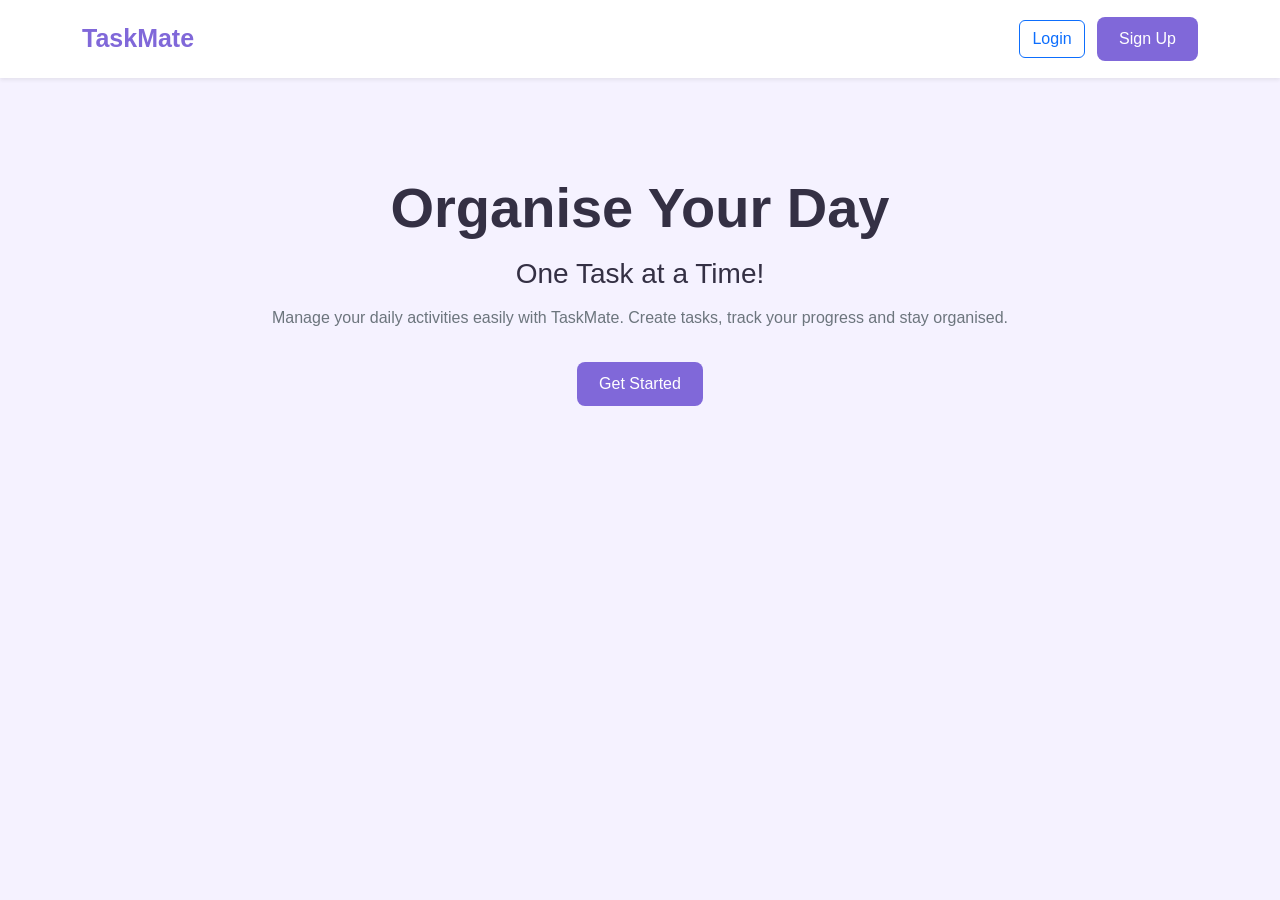
<file: index.html>
<!DOCTYPE html>
<html lang="en">
<head>
    <meta charset="UTF-8">
    <meta name="viewport" content="width=device-width, initial-scale=1.0">
    <title>TaskMate - Home</title>

    <link href="https://cdn.jsdelivr.net/npm/bootstrap@5.3.3/dist/css/bootstrap.min.css" rel="stylesheet">

    <link rel="stylesheet" href="style.css">
</head>

<body>

    <!-- Navigation Bar -->
    <nav class="navbar navbar-expand-lg bg-white shadow-sm">
        <div class="container">
            <a class="navbar-brand fw-bold" href="index.html">
                TaskMate
            </a>

            <div class="ms-auto">
                <a href="login.html" class="btn btn-outline-primary me-2">
                    Login
                </a>

                <a href="signup.html" class="btn btn-purple">
                    Sign Up
                </a>
            </div>
        </div>
    </nav>

    <!-- Home Section -->
    <div class="container text-center py-5">

        <h1 class="display-4 fw-bold mt-5">
            Organise Your Day
        </h1>

        <h3 class="mt-3">
            One Task at a Time!
        </h3>

        <p class="text-secondary mt-3">
            Manage your daily activities easily with TaskMate.
            Create tasks, track your progress and stay organised.
        </p>

        <a href="signup.html" class="btn btn-purple mt-3">
            Get Started
        </a>

    </div>

    <script src="https://cdn.jsdelivr.net/npm/bootstrap@5.3.3/dist/js/bootstrap.bundle.min.js"></script>

</body>
</html>
</file>
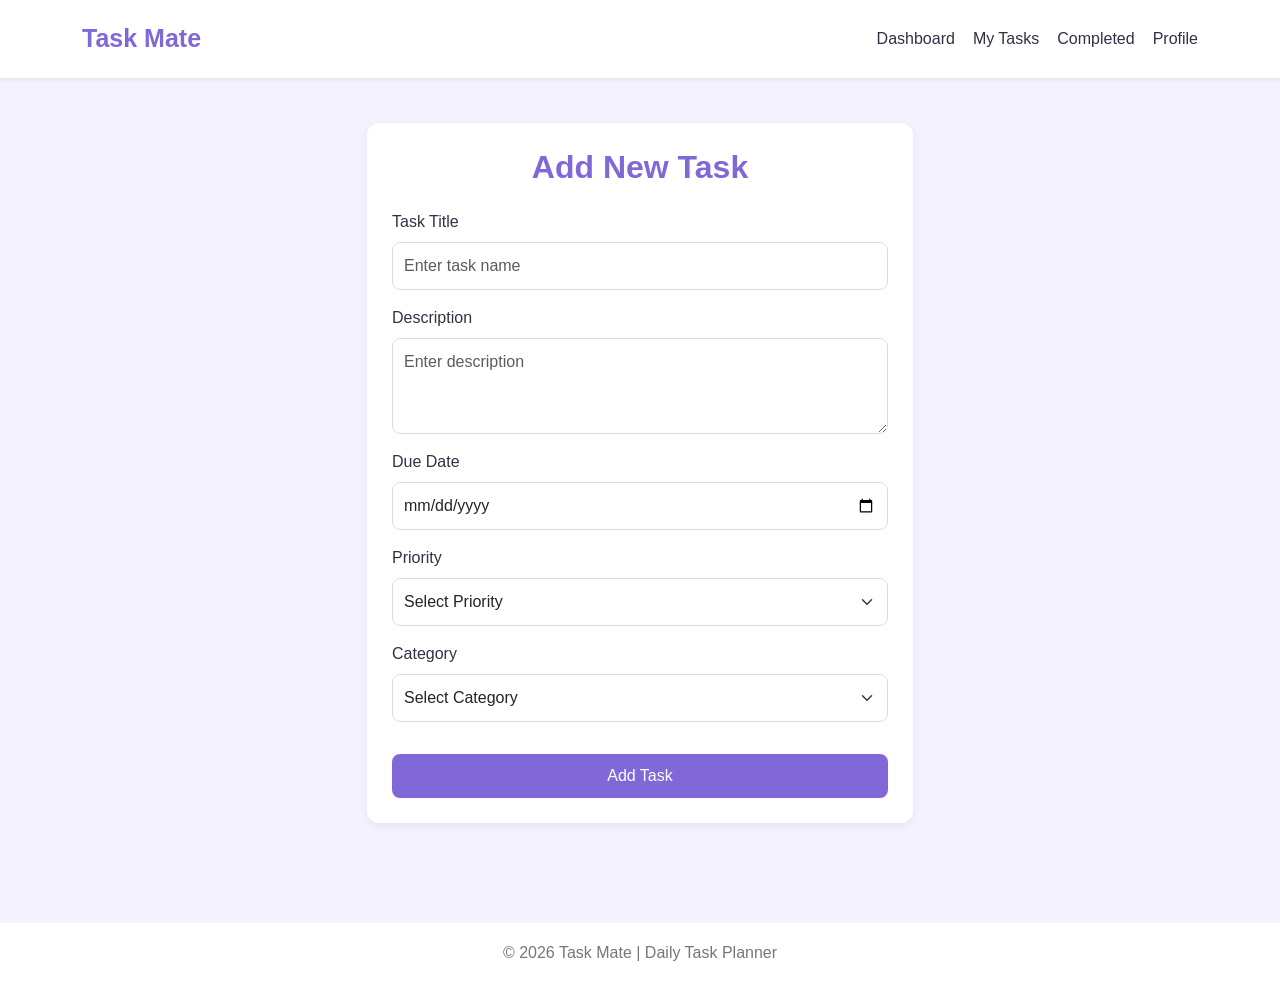
<file: add-task.html>
<!DOCTYPE html>
<html lang="en">
<head>
    <meta charset="UTF-8">
    <meta name="viewport" content="width=device-width, initial-scale=1.0">
    <title>Task Mate - Add Task</title>

    <link href="https://cdn.jsdelivr.net/npm/bootstrap@5.3.3/dist/css/bootstrap.min.css" rel="stylesheet">
    <link rel="stylesheet" href="style.css">
</head>
<body>

<nav class="navbar shadow-sm">
    <div class="container">
        <a class="navbar-brand" href="index.html">Task Mate</a>

        <div class="d-flex flex-wrap gap-2">
            <a class="nav-link" href="dashboard.html">Dashboard</a>
            <a class="nav-link" href="my-tasks.html">My Tasks</a>
            <a class="nav-link" href="completed.html">Completed</a>
            <a class="nav-link" href="profile.html">Profile</a>
        </div>
    </div>
</nav>

<div class="container page-container">
    <div class="row justify-content-center">
        <div class="col-md-7 col-lg-6">

            <div class="custom-card">

                <h2 class="main-heading text-center mb-4">
                    Add New Task
                </h2>

                <form>

                    <div class="mb-3">
                        <label class="form-label">Task Title</label>
                        <input type="text" class="form-control"
                               placeholder="Enter task name">
                    </div>

                    <div class="mb-3">
                        <label class="form-label">Description</label>
                        <textarea class="form-control" rows="3"
                                  placeholder="Enter description"></textarea>
                    </div>

                    <div class="mb-3">
                        <label class="form-label">Due Date</label>
                        <input type="date" class="form-control">
                    </div>

                    <div class="mb-3">
                        <label class="form-label">Priority</label>
                        <select class="form-select">
                            <option>Select Priority</option>
                            <option>High</option>
                            <option>Medium</option>
                            <option>Low</option>
                        </select>
                    </div>

                    <div class="mb-3">
                        <label class="form-label">Category</label>
                        <select class="form-select">
                            <option>Select Category</option>
                            <option>Study</option>
                            <option>Personal</option>
                            <option>Work</option>
                        </select>
                    </div>

                    <a href="my-tasks.html"
                       class="btn btn-purple w-100 mt-3">
                        Add Task
                    </a>

                </form>

            </div>
        </div>
    </div>
</div>

<footer>
    <p>© 2026 Task Mate | Daily Task Planner</p>
</footer>

</body>
</html>
</file>
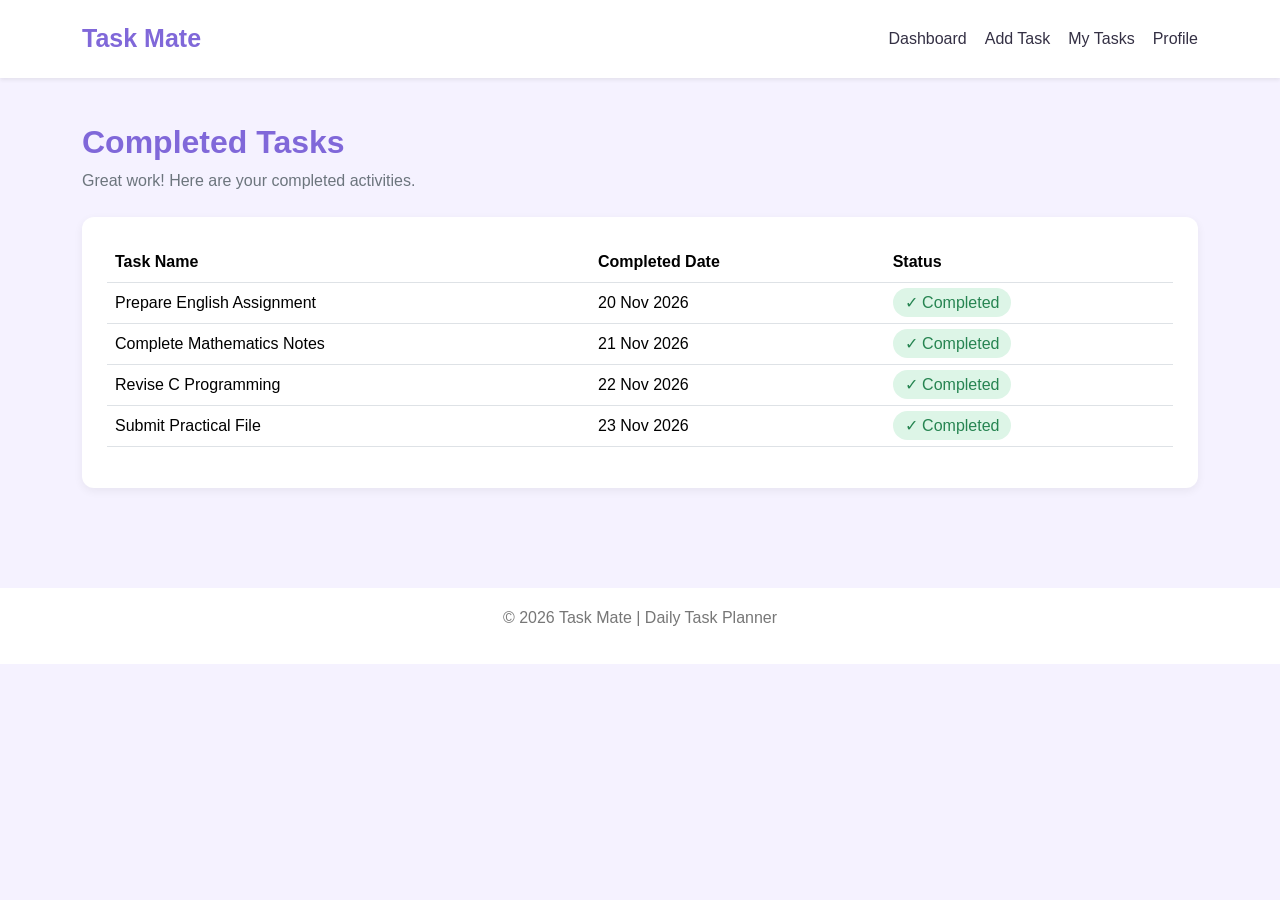
<file: completed.html>
<!DOCTYPE html>
<html lang="en">
<head>
    <meta charset="UTF-8">
    <meta name="viewport" content="width=device-width, initial-scale=1.0">
    <title>Task Mate - Completed Tasks</title>

    <link href="https://cdn.jsdelivr.net/npm/bootstrap@5.3.3/dist/css/bootstrap.min.css" rel="stylesheet">
    <link rel="stylesheet" href="style.css">
</head>
<body>

<nav class="navbar shadow-sm">
    <div class="container">
        <a class="navbar-brand" href="index.html">Task Mate</a>

        <div class="d-flex flex-wrap gap-2">
            <a class="nav-link" href="dashboard.html">Dashboard</a>
            <a class="nav-link" href="add-task.html">Add Task</a>
            <a class="nav-link" href="my-tasks.html">My Tasks</a>
            <a class="nav-link" href="profile.html">Profile</a>
        </div>
    </div>
</nav>

<div class="container page-container">

    <h2 class="main-heading">Completed Tasks</h2>

    <p class="text-secondary">
        Great work! Here are your completed activities.
    </p>

    <div class="custom-card mt-4">

        <div class="table-responsive">
            <table class="table table-hover align-middle">

                <thead>
                    <tr>
                        <th>Task Name</th>
                        <th>Completed Date</th>
                        <th>Status</th>
                    </tr>
                </thead>

                <tbody>

                    <tr>
                        <td>Prepare English Assignment</td>
                        <td>20 Nov 2026</td>
                        <td><span class="completed">✓ Completed</span></td>
                    </tr>

                    <tr>
                        <td>Complete Mathematics Notes</td>
                        <td>21 Nov 2026</td>
                        <td><span class="completed">✓ Completed</span></td>
                    </tr>

                    <tr>
                        <td>Revise C Programming</td>
                        <td>22 Nov 2026</td>
                        <td><span class="completed">✓ Completed</span></td>
                    </tr>

                    <tr>
                        <td>Submit Practical File</td>
                        <td>23 Nov 2026</td>
                        <td><span class="completed">✓ Completed</span></td>
                    </tr>

                </tbody>

            </table>
        </div>

    </div>

</div>

<footer>
    <p>© 2026 Task Mate | Daily Task Planner</p>
</footer>

</body>
</html>
</file>
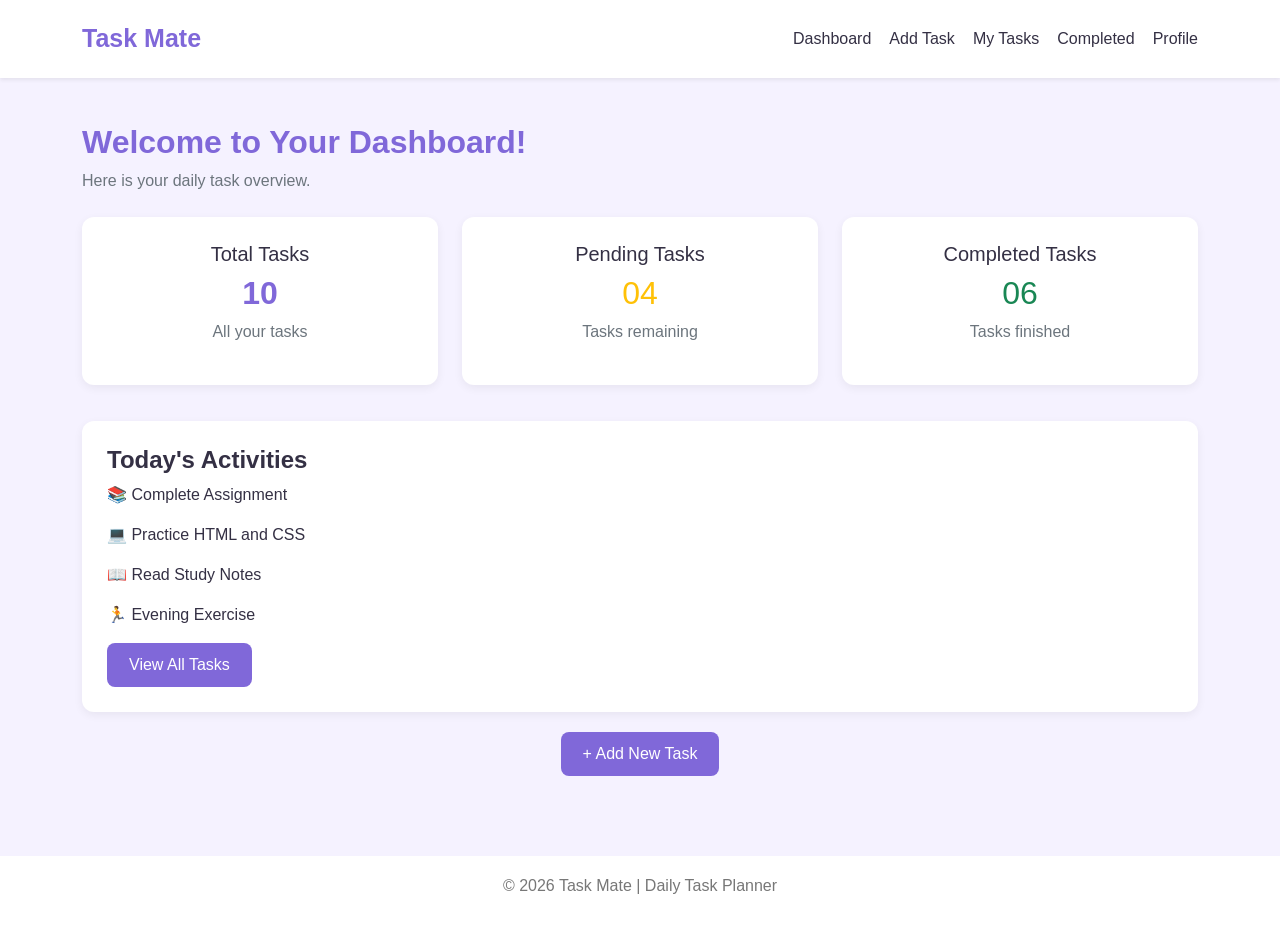
<file: dashboard.html>
<!DOCTYPE html>
<html lang="en">
<head>
    <meta charset="UTF-8">
    <meta name="viewport" content="width=device-width, initial-scale=1.0">
    <title>Task Mate - Dashboard</title>

    <link href="https://cdn.jsdelivr.net/npm/bootstrap@5.3.3/dist/css/bootstrap.min.css" rel="stylesheet">
    <link rel="stylesheet" href="style.css">
</head>
<body>

<nav class="navbar shadow-sm">
    <div class="container">
        <a class="navbar-brand" href="index.html">Task Mate</a>

        <div class="d-flex flex-wrap gap-2">
            <a class="nav-link" href="dashboard.html">Dashboard</a>
            <a class="nav-link" href="add-task.html">Add Task</a>
            <a class="nav-link" href="my-tasks.html">My Tasks</a>
            <a class="nav-link" href="completed.html">Completed</a>
            <a class="nav-link" href="profile.html">Profile</a>
        </div>
    </div>
</nav>

<div class="container page-container">

    <h2 class="main-heading">Welcome to Your Dashboard!</h2>

    <p class="text-secondary">
        Here is your daily task overview.
    </p>

    <div class="row mt-4">

        <div class="col-md-4">
            <div class="custom-card text-center">
                <h5>Total Tasks</h5>
                <h2 class="main-heading">10</h2>
                <p class="text-secondary">All your tasks</p>
            </div>
        </div>

        <div class="col-md-4">
            <div class="custom-card text-center">
                <h5>Pending Tasks</h5>
                <h2 class="text-warning">04</h2>
                <p class="text-secondary">Tasks remaining</p>
            </div>
        </div>

        <div class="col-md-4">
            <div class="custom-card text-center">
                <h5>Completed Tasks</h5>
                <h2 class="text-success">06</h2>
                <p class="text-secondary">Tasks finished</p>
            </div>
        </div>

    </div>

    <div class="custom-card mt-3">

        <h4 class="section-heading">Today's Activities</h4>

        <p>📚 Complete Assignment</p>
        <p>💻 Practice HTML and CSS</p>
        <p>📖 Read Study Notes</p>
        <p>🏃 Evening Exercise</p>

        <a href="my-tasks.html" class="btn btn-purple">
            View All Tasks
        </a>

    </div>

    <div class="text-center">
        <a href="add-task.html" class="btn btn-purple">
            + Add New Task
        </a>
    </div>

</div>

<footer>
    <p>© 2026 Task Mate | Daily Task Planner</p>
</footer>

</body>
</html>
</file>
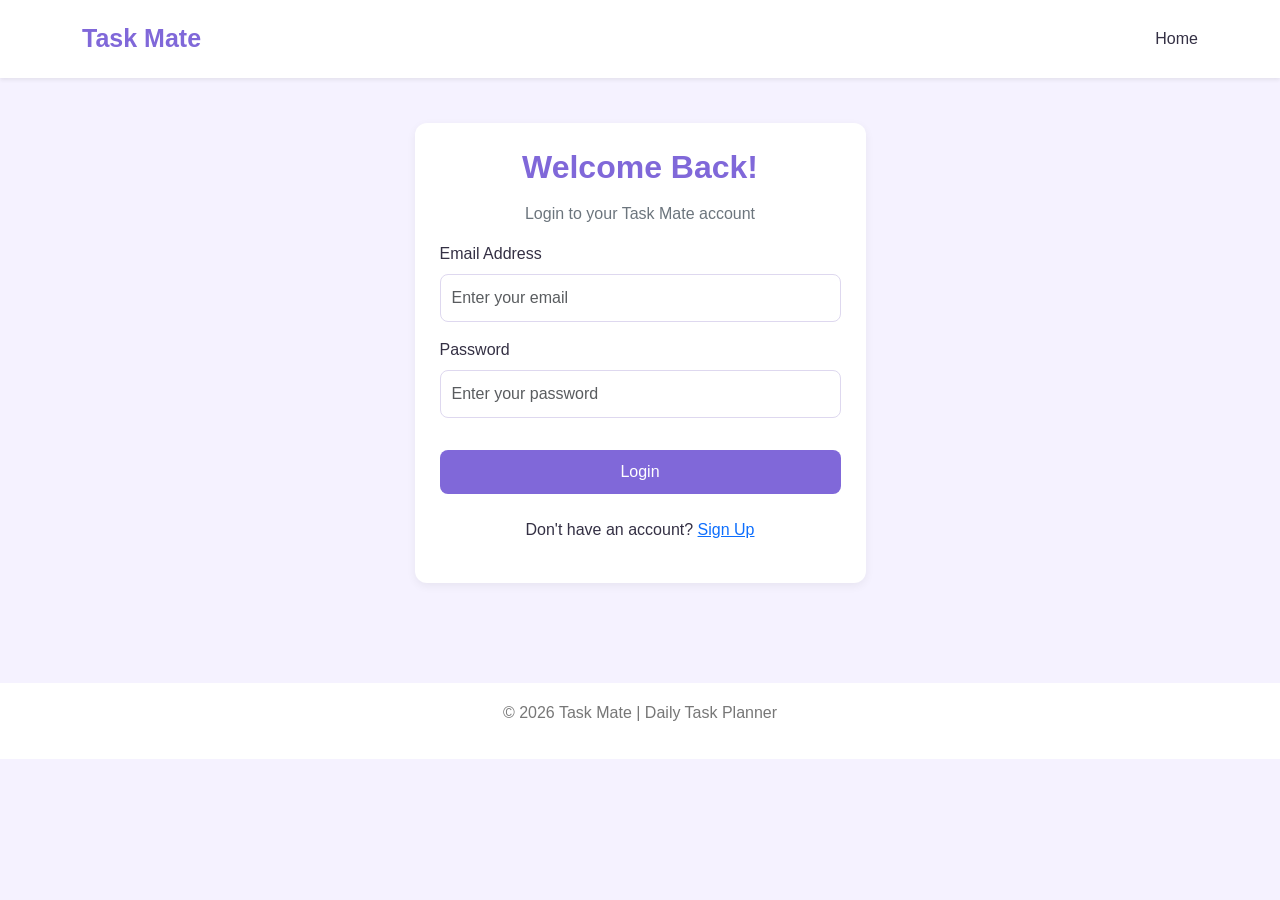
<file: login.html>
<!DOCTYPE html>
<html lang="en">
<head>
    <meta charset="UTF-8">
    <meta name="viewport" content="width=device-width, initial-scale=1.0">
    <title>Task Mate - Login</title>

    <link href="https://cdn.jsdelivr.net/npm/bootstrap@5.3.3/dist/css/bootstrap.min.css" rel="stylesheet">
    <link rel="stylesheet" href="style.css">
</head>
<body>

<nav class="navbar shadow-sm">
    <div class="container">
        <a class="navbar-brand" href="index.html">Task Mate</a>
        <a class="nav-link" href="index.html">Home</a>
    </div>
</nav>

<div class="container page-container">
    <div class="row justify-content-center">
        <div class="col-md-6 col-lg-5">

            <div class="custom-card">

                <h2 class="main-heading text-center mb-3">
                    Welcome Back!
                </h2>

                <p class="text-center text-secondary">
                    Login to your Task Mate account
                </p>

                <form>

                    <div class="mb-3">
                        <label class="form-label">Email Address</label>
                        <input type="email" class="form-control"
                               placeholder="Enter your email">
                    </div>

                    <div class="mb-3">
                        <label class="form-label">Password</label>
                        <input type="password" class="form-control"
                               placeholder="Enter your password">
                    </div>

                    <a href="dashboard.html"
                       class="btn btn-purple w-100 mt-3">
                        Login
                    </a>

                </form>

                <p class="text-center mt-4">
                    Don't have an account?
                    <a href="signup.html">Sign Up</a>
                </p>

            </div>
        </div>
    </div>
</div>

<footer>
    <p>© 2026 Task Mate | Daily Task Planner</p>
</footer>

</body>
</html>
</file>
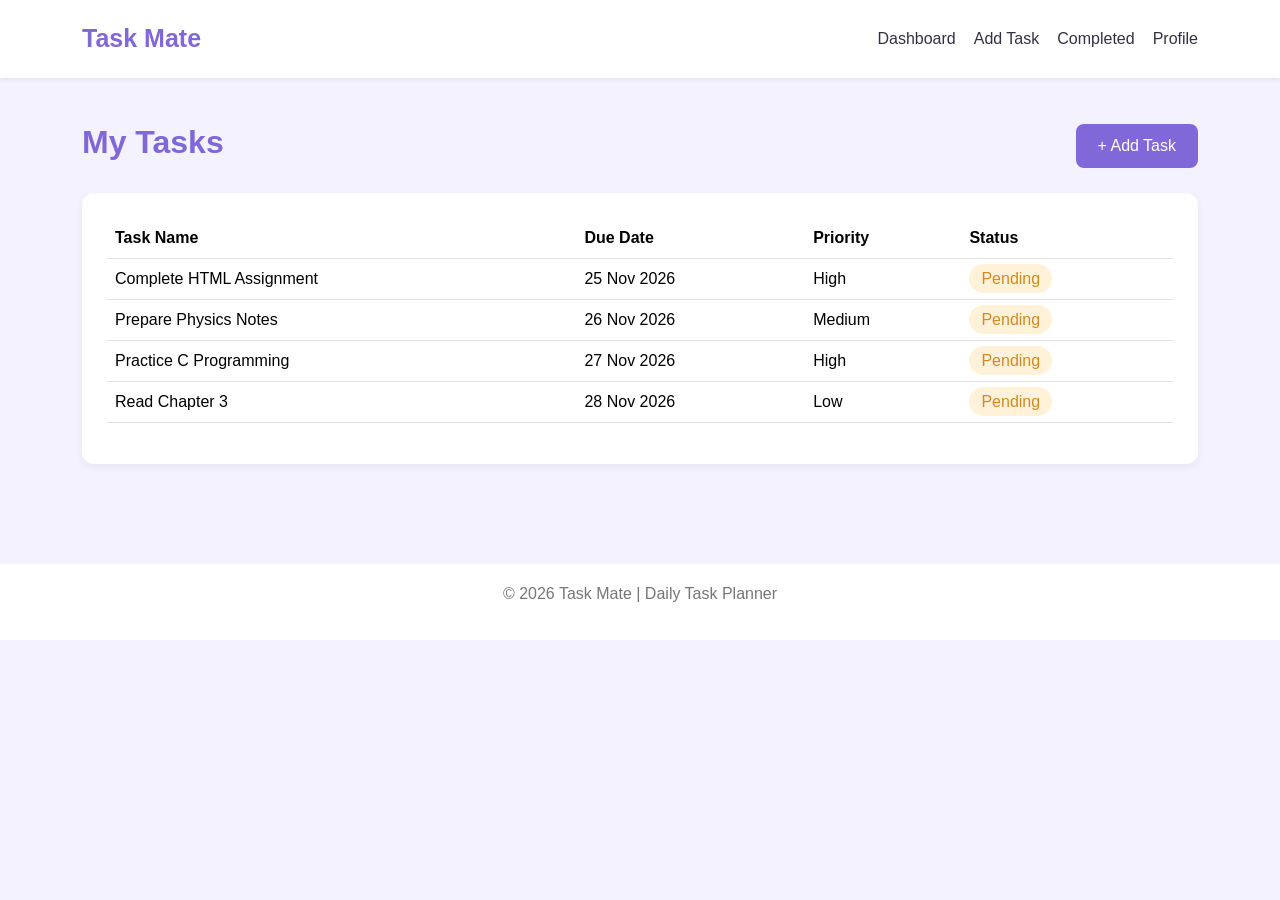
<file: my-tasks.html>
<!DOCTYPE html>
<html lang="en">
<head>
    <meta charset="UTF-8">
    <meta name="viewport" content="width=device-width, initial-scale=1.0">
    <title>Task Mate - My Tasks</title>

    <link href="https://cdn.jsdelivr.net/npm/bootstrap@5.3.3/dist/css/bootstrap.min.css" rel="stylesheet">
    <link rel="stylesheet" href="style.css">
</head>
<body>

<nav class="navbar shadow-sm">
    <div class="container">
        <a class="navbar-brand" href="index.html">Task Mate</a>

        <div class="d-flex flex-wrap gap-2">
            <a class="nav-link" href="dashboard.html">Dashboard</a>
            <a class="nav-link" href="add-task.html">Add Task</a>
            <a class="nav-link" href="completed.html">Completed</a>
            <a class="nav-link" href="profile.html">Profile</a>
        </div>
    </div>
</nav>

<div class="container page-container">

    <div class="d-flex justify-content-between align-items-center mb-4">
        <h2 class="main-heading">My Tasks</h2>

        <a href="add-task.html" class="btn btn-purple">
            + Add Task
        </a>
    </div>

    <div class="custom-card">

        <div class="table-responsive">
            <table class="table table-hover align-middle">

                <thead>
                    <tr>
                        <th>Task Name</th>
                        <th>Due Date</th>
                        <th>Priority</th>
                        <th>Status</th>
                    </tr>
                </thead>

                <tbody>

                    <tr>
                        <td>Complete HTML Assignment</td>
                        <td>25 Nov 2026</td>
                        <td>High</td>
                        <td><span class="pending">Pending</span></td>
                    </tr>

                    <tr>
                        <td>Prepare Physics Notes</td>
                        <td>26 Nov 2026</td>
                        <td>Medium</td>
                        <td><span class="pending">Pending</span></td>
                    </tr>

                    <tr>
                        <td>Practice C Programming</td>
                        <td>27 Nov 2026</td>
                        <td>High</td>
                        <td><span class="pending">Pending</span></td>
                    </tr>

                    <tr>
                        <td>Read Chapter 3</td>
                        <td>28 Nov 2026</td>
                        <td>Low</td>
                        <td><span class="pending">Pending</span></td>
                    </tr>

                </tbody>

            </table>
        </div>

    </div>

</div>

<footer>
    <p>© 2026 Task Mate | Daily Task Planner</p>
</footer>

</body>
</html>
</file>
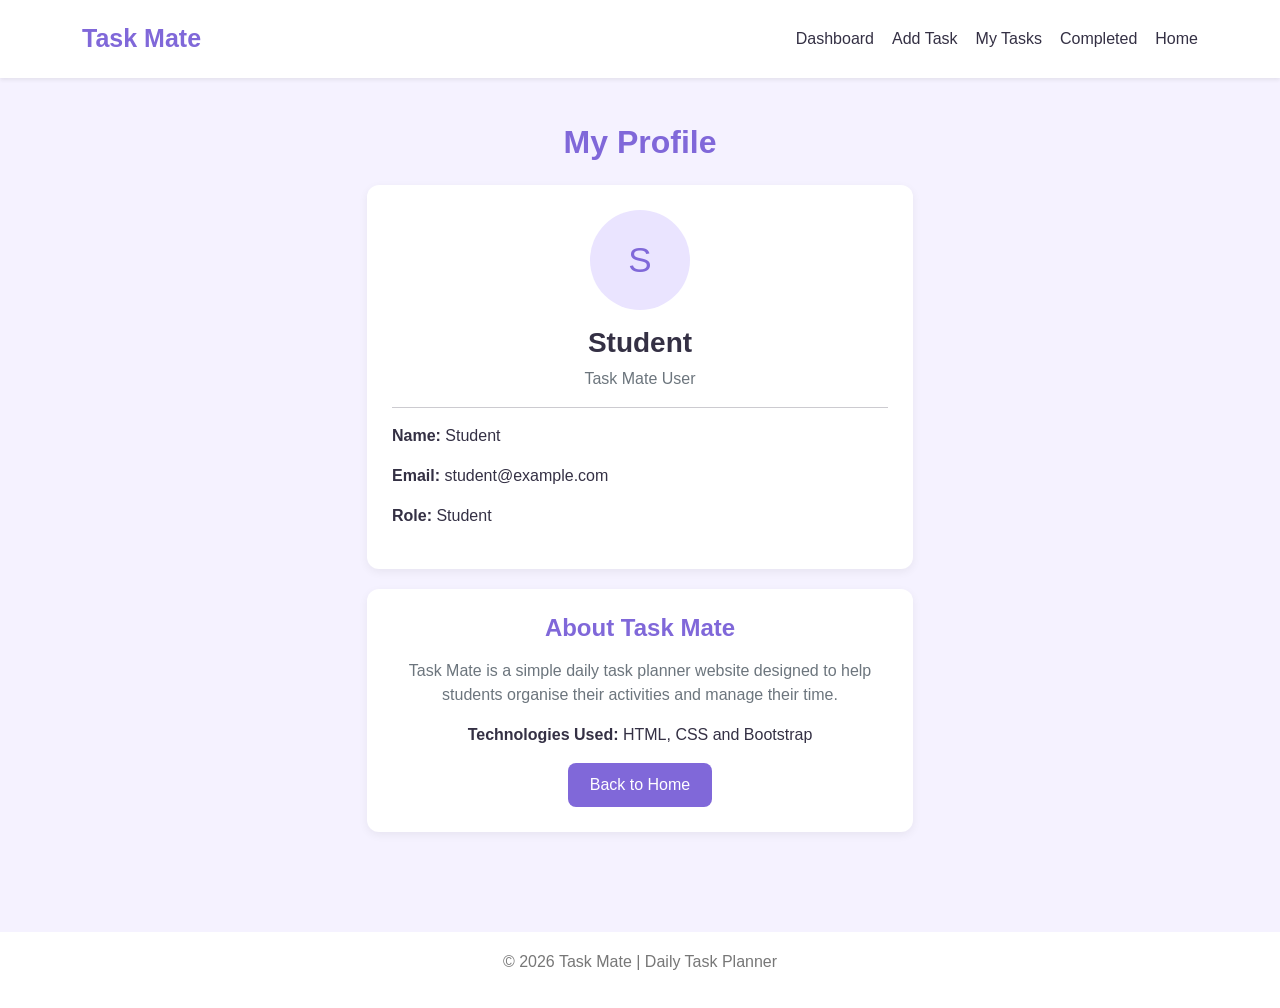
<file: profile.html>
<!DOCTYPE html>
<html lang="en">
<head>
    <meta charset="UTF-8">
    <meta name="viewport" content="width=device-width, initial-scale=1.0">
    <title>Task Mate - Profile</title>

    <link href="https://cdn.jsdelivr.net/npm/bootstrap@5.3.3/dist/css/bootstrap.min.css" rel="stylesheet">
    <link rel="stylesheet" href="style.css">
</head>
<body>

<nav class="navbar shadow-sm">
    <div class="container">
        <a class="navbar-brand" href="index.html">Task Mate</a>

        <div class="d-flex flex-wrap gap-2">
            <a class="nav-link" href="dashboard.html">Dashboard</a>
            <a class="nav-link" href="add-task.html">Add Task</a>
            <a class="nav-link" href="my-tasks.html">My Tasks</a>
            <a class="nav-link" href="completed.html">Completed</a>
            <a class="nav-link" href="index.html">Home</a>
        </div>
    </div>
</nav>

<div class="container page-container">

    <h2 class="main-heading text-center mb-4">
        My Profile
    </h2>

    <div class="row justify-content-center">

        <div class="col-md-7 col-lg-6">

            <div class="custom-card text-center">

                <div class="profile-circle mb-3">
                    S
                </div>

                <h3 class="section-heading">Student</h3>

                <p class="text-secondary">
                    Task Mate User
                </p>

                <hr>

                <div class="text-start">
                    <p><strong>Name:</strong> Student</p>

                    <p><strong>Email:</strong>
                        student@example.com
                    </p>

                    <p><strong>Role:</strong> Student</p>
                </div>

            </div>

            <div class="custom-card text-center">

                <h4 class="main-heading">About Task Mate</h4>

                <p class="text-secondary mt-3">
                    Task Mate is a simple daily task planner
                    website designed to help students organise
                    their activities and manage their time.
                </p>

                <p>
                    <strong>Technologies Used:</strong>
                    HTML, CSS and Bootstrap
                </p>

                <a href="index.html" class="btn btn-purple">
                    Back to Home
                </a>

            </div>

        </div>
    </div>

</div>

<footer>
    <p>© 2026 Task Mate | Daily Task Planner</p>
</footer>

</body>
</html>
</file>
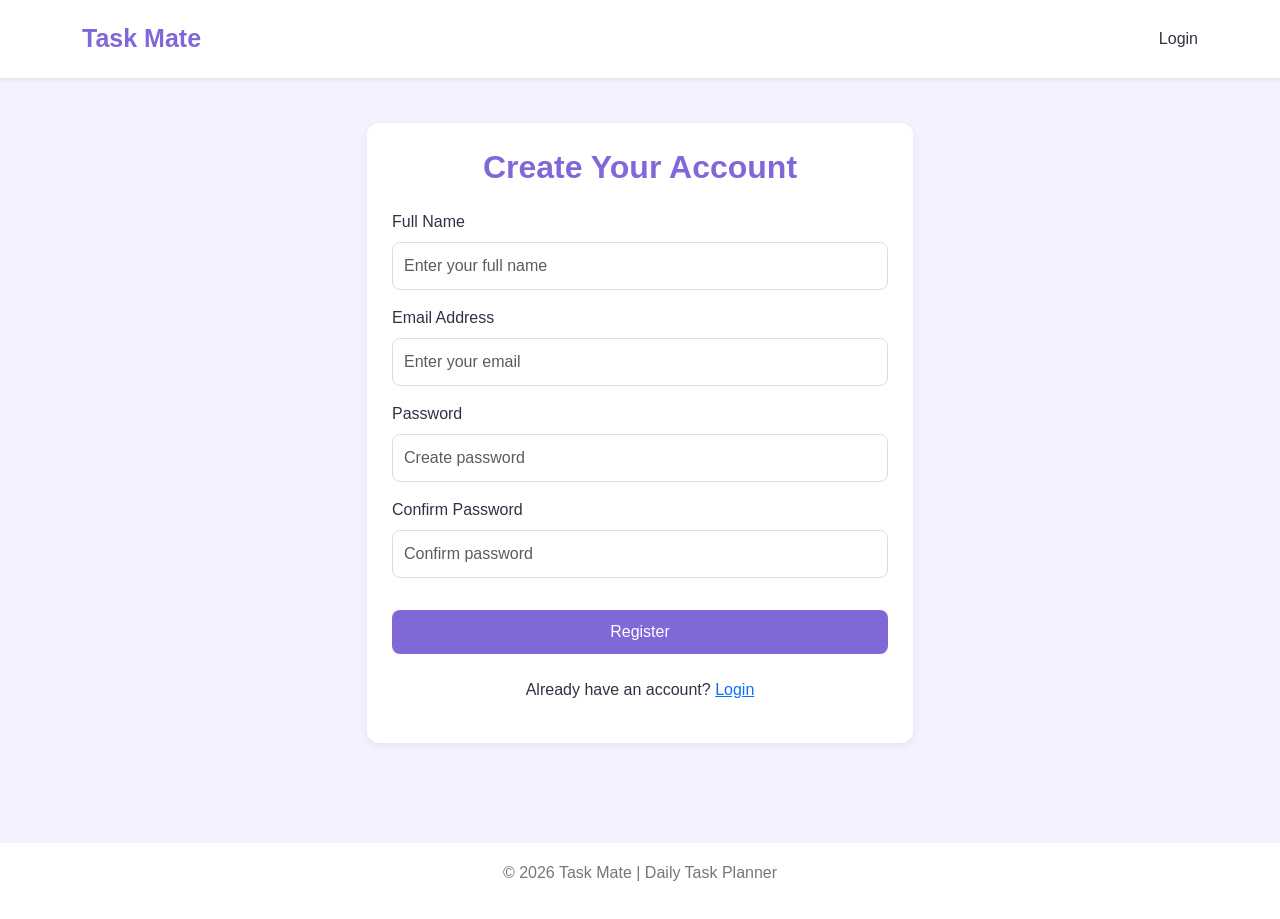
<file: signup.html>
<!DOCTYPE html>
<html lang="en">
<head>
    <meta charset="UTF-8">
    <meta name="viewport" content="width=device-width, initial-scale=1.0">
    <title>Task Mate - Sign Up</title>

    <link href="https://cdn.jsdelivr.net/npm/bootstrap@5.3.3/dist/css/bootstrap.min.css" rel="stylesheet">
    <link rel="stylesheet" href="style.css">
</head>
<body>

<nav class="navbar shadow-sm">
    <div class="container">
        <a class="navbar-brand" href="index.html">Task Mate</a>
        <a class="nav-link" href="login.html">Login</a>
    </div>
</nav>

<div class="container page-container">
    <div class="row justify-content-center">
        <div class="col-md-7 col-lg-6">

            <div class="custom-card">

                <h2 class="main-heading text-center mb-4">
                    Create Your Account
                </h2>

                <form>

                    <div class="mb-3">
                        <label class="form-label">Full Name</label>
                        <input type="text" class="form-control"
                               placeholder="Enter your full name">
                    </div>

                    <div class="mb-3">
                        <label class="form-label">Email Address</label>
                        <input type="email" class="form-control"
                               placeholder="Enter your email">
                    </div>

                    <div class="mb-3">
                        <label class="form-label">Password</label>
                        <input type="password" class="form-control"
                               placeholder="Create password">
                    </div>

                    <div class="mb-3">
                        <label class="form-label">Confirm Password</label>
                        <input type="password" class="form-control"
                               placeholder="Confirm password">
                    </div>

                    <a href="dashboard.html"
                       class="btn btn-purple w-100 mt-3">
                        Register
                    </a>

                </form>

                <p class="text-center mt-4">
                    Already have an account?
                    <a href="login.html">Login</a>
                </p>

            </div>
        </div>
    </div>
</div>

<footer>
    <p>© 2026 Task Mate | Daily Task Planner</p>
</footer>

</body>
</html>
</file>
<file: style.css>
/* GENERAL STYLING */

body {
    background-color: #F5F2FF;
    font-family: Arial, sans-serif;
    color: #343044;
    margin: 0;
}

/* NAVIGATION BAR */

.navbar {
    background-color: white;
    padding: 15px;
}

.navbar-brand {
    color: #8068D9 !important;
    font-size: 25px;
    font-weight: bold;
}

.nav-link {
    color: #343044 !important;
    margin-left: 10px;
}

.nav-link:hover {
    color: #8068D9 !important;
}

/* HEADINGS */

.main-heading {
    color: #8068D9;
    font-weight: bold;
}

.section-heading {
    color: #343044;
    font-weight: bold;
}

/* BUTTONS */

.btn-purple {
    background-color: #8068D9;
    color: white;
    border-radius: 8px;
    padding: 10px 22px;
    border: none;
    text-decoration: none;
}

.btn-purple:hover {
    background-color: #6952BF;
    color: white;
}

.btn-light-purple {
    background-color: #EAE4FF;
    color: #8068D9;
    border-radius: 8px;
    padding: 10px 22px;
    border: none;
}

/* COMMON CARDS */

.custom-card {
    background-color: white;
    border-radius: 12px;
    padding: 25px;
    box-shadow: 0 3px 10px rgba(0,0,0,0.06);
    margin-bottom: 20px;
}

/* FORM STYLING */

.form-control,
.form-select {
    padding: 11px;
    border-radius: 8px;
    border: 1px solid #DED8EF;
}

/* PAGE CONTAINER */

.page-container {
    padding-top: 45px;
    padding-bottom: 45px;
}

/* FOOTER */

footer {
    background-color: white;
    padding: 18px;
    text-align: center;
    color: #777;
    margin-top: 35px;
}

/* TASK STATUS */

.pending {
    color: #D18A20;
    background-color: #FFF2D9;
    padding: 6px 12px;
    border-radius: 15px;
}

.completed {
    color: #268451;
    background-color: #DDF5E7;
    padding: 6px 12px;
    border-radius: 15px;
}

/* PROFILE */

.profile-circle {
    background-color: #EAE4FF;
    color: #8068D9;
    width: 100px;
    height: 100px;
    border-radius: 50%;
    display: flex;
    align-items: center;
    justify-content: center;
    font-size: 35px;
    margin: auto;
}

@media (max-width: 768px) {
    .page-container {
        padding: 25px 15px;
    }

    .main-heading {
        font-size: 30px;
    }
}
</file>
